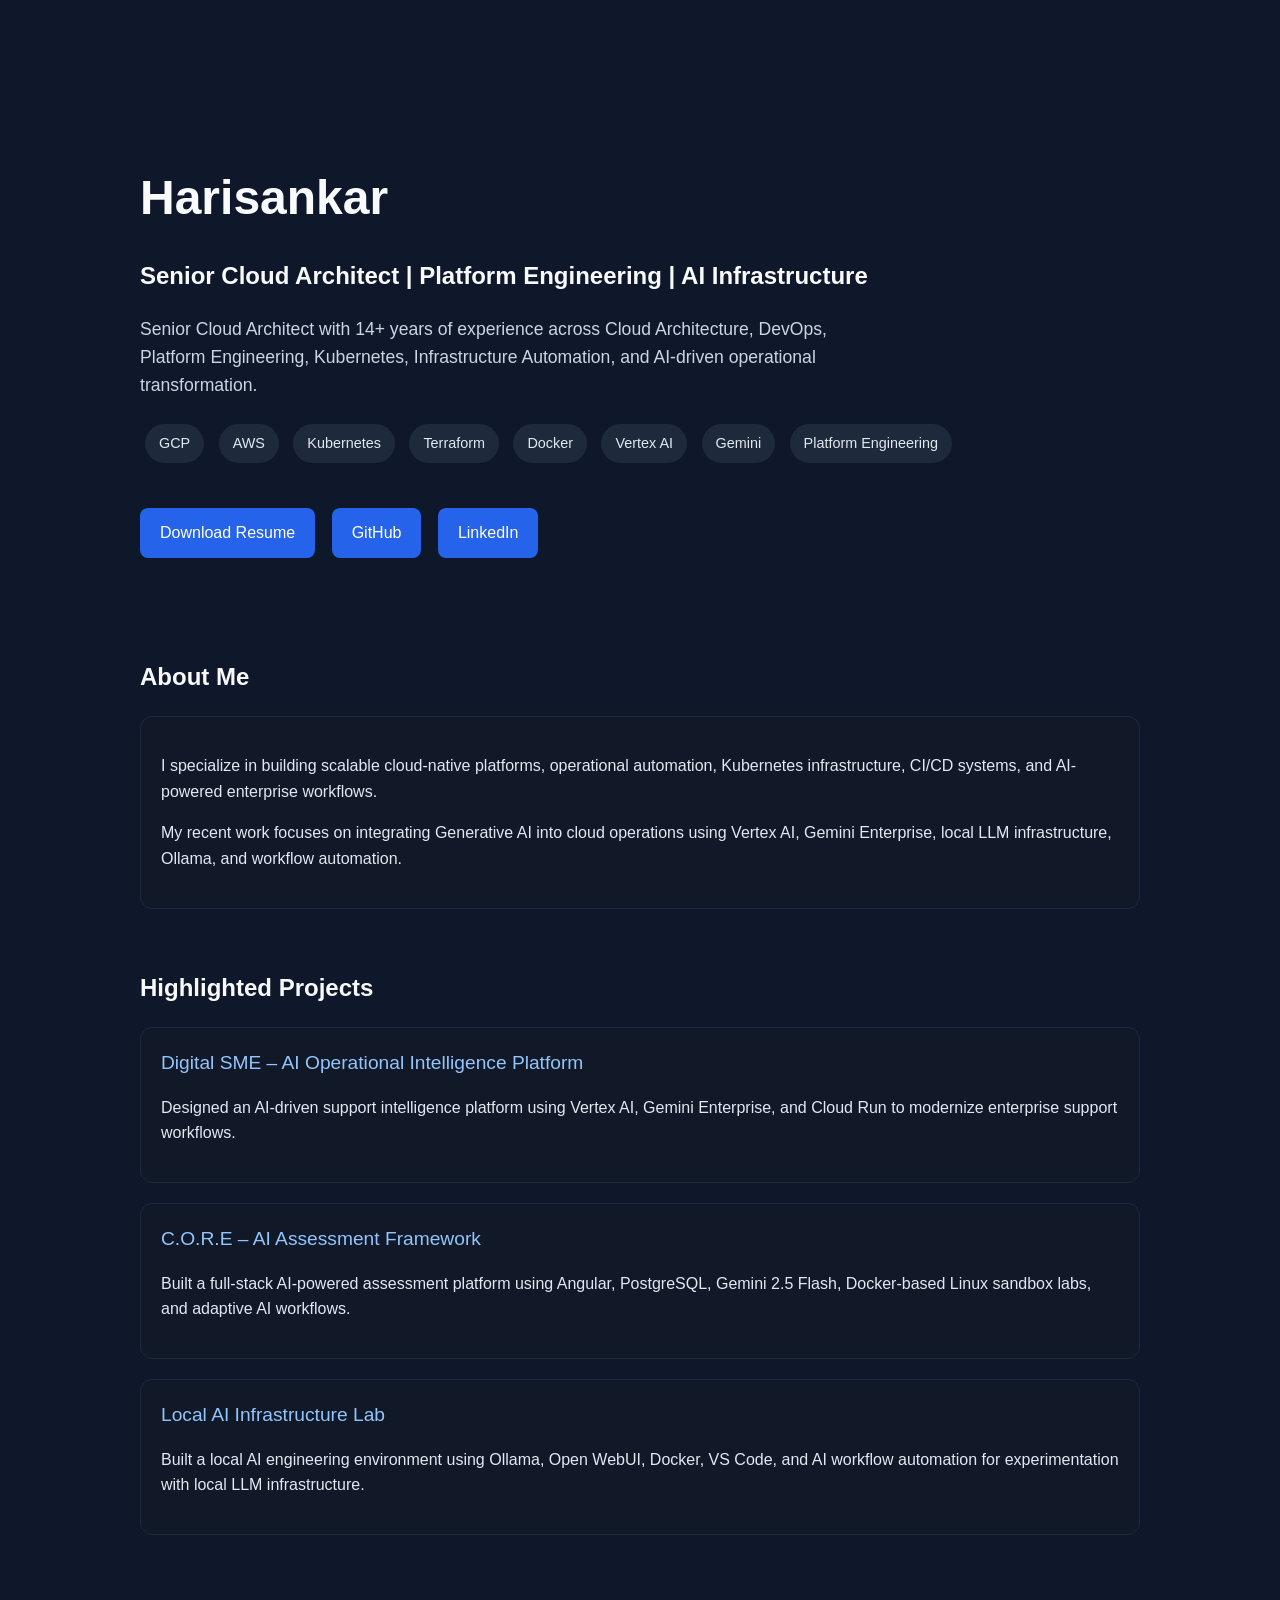
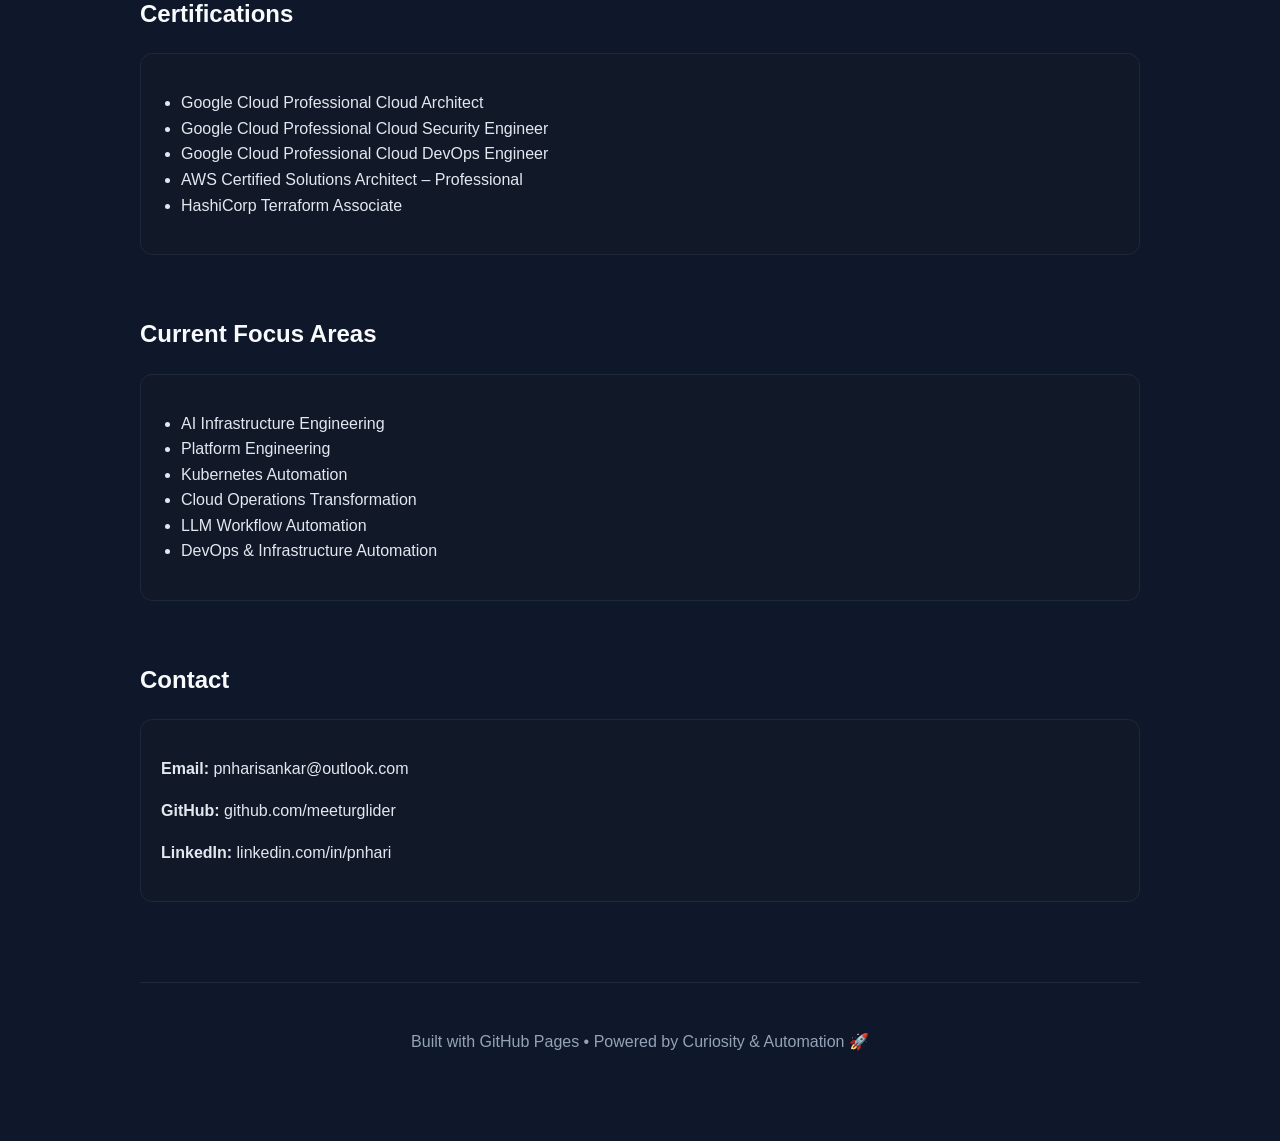
<file: docs/index.html>
<!DOCTYPE html>
<html lang="en">
<head>
  <meta charset="UTF-8" />
  <meta name="viewport" content="width=device-width, initial-scale=1.0" />
  <title>Harisankar | Cloud Architect</title>
  <style>
    body {
      margin: 0;
      font-family: Arial, sans-serif;
      background: #0f172a;
      color: #e2e8f0;
      line-height: 1.6;
    }

    .container {
      max-width: 1000px;
      margin: auto;
      padding: 40px 20px;
    }

    h1, h2 {
      color: #f8fafc;
    }

    .hero {
      padding: 80px 0 40px;
    }

    .hero h1 {
      font-size: 3rem;
      margin-bottom: 10px;
    }

    .hero p {
      font-size: 1.1rem;
      color: #cbd5e1;
      max-width: 700px;
    }

    .badges {
      margin-top: 20px;
    }

    .badge {
      display: inline-block;
      background: #1e293b;
      padding: 8px 14px;
      border-radius: 20px;
      margin: 5px;
      font-size: 0.9rem;
    }

    .buttons {
      margin-top: 30px;
    }

    .btn {
      display: inline-block;
      text-decoration: none;
      background: #2563eb;
      color: white;
      padding: 12px 20px;
      border-radius: 8px;
      margin-right: 12px;
      margin-top: 10px;
    }

    .section {
      margin-top: 60px;
    }

    .card {
      background: #111827;
      padding: 20px;
      border-radius: 12px;
      margin-top: 20px;
      border: 1px solid #1e293b;
    }

    .project-title {
      font-size: 1.2rem;
      margin-bottom: 10px;
      color: #93c5fd;
    }

    ul {
      padding-left: 20px;
    }

    footer {
      margin-top: 80px;
      padding: 30px 0;
      text-align: center;
      color: #94a3b8;
      border-top: 1px solid #1e293b;
    }

    a {
      color: #93c5fd;
    }
  </style>
</head>
<body>
  <div class="container">

    <section class="hero">
      <h1>Harisankar</h1>
      <h2>Senior Cloud Architect | Platform Engineering | AI Infrastructure</h2>

      <p>
        Senior Cloud Architect with 14+ years of experience across Cloud Architecture,
        DevOps, Platform Engineering, Kubernetes, Infrastructure Automation, and
        AI-driven operational transformation.
      </p>

      <div class="badges">
        <span class="badge">GCP</span>
        <span class="badge">AWS</span>
        <span class="badge">Kubernetes</span>
        <span class="badge">Terraform</span>
        <span class="badge">Docker</span>
        <span class="badge">Vertex AI</span>
        <span class="badge">Gemini</span>
        <span class="badge">Platform Engineering</span>
      </div>

      <div class="buttons">
        <a class="btn" href="./resume.pdf" target="_blank">Download Resume</a>
        <a class="btn" href="https://github.com/meeturglider" target="_blank">GitHub</a>
        <a class="btn" href="https://www.linkedin.com/in/pnhari" target="_blank">LinkedIn</a>
      </div>
    </section>

    <section class="section">
      <h2>About Me</h2>

      <div class="card">
        <p>
          I specialize in building scalable cloud-native platforms, operational automation,
          Kubernetes infrastructure, CI/CD systems, and AI-powered enterprise workflows.
        </p>

        <p>
          My recent work focuses on integrating Generative AI into cloud operations using
          Vertex AI, Gemini Enterprise, local LLM infrastructure, Ollama, and workflow automation.
        </p>
      </div>
    </section>

    <section class="section">
      <h2>Highlighted Projects</h2>

      <div class="card">
        <div class="project-title">Digital SME – AI Operational Intelligence Platform</div>
        <p>
          Designed an AI-driven support intelligence platform using Vertex AI, Gemini Enterprise,
          and Cloud Run to modernize enterprise support workflows.
        </p>
      </div>

      <div class="card">
        <div class="project-title">C.O.R.E – AI Assessment Framework</div>
        <p>
          Built a full-stack AI-powered assessment platform using Angular, PostgreSQL,
          Gemini 2.5 Flash, Docker-based Linux sandbox labs, and adaptive AI workflows.
        </p>
      </div>

      <div class="card">
        <div class="project-title">Local AI Infrastructure Lab</div>
        <p>
          Built a local AI engineering environment using Ollama, Open WebUI, Docker,
          VS Code, and AI workflow automation for experimentation with local LLM infrastructure.
        </p>
      </div>
    </section>

    <section class="section">
      <h2>Certifications</h2>

      <div class="card">
        <ul>
          <li>Google Cloud Professional Cloud Architect</li>
          <li>Google Cloud Professional Cloud Security Engineer</li>
          <li>Google Cloud Professional Cloud DevOps Engineer</li>
          <li>AWS Certified Solutions Architect – Professional</li>
          <li>HashiCorp Terraform Associate</li>
        </ul>
      </div>
    </section>

    <section class="section">
      <h2>Current Focus Areas</h2>

      <div class="card">
        <ul>
          <li>AI Infrastructure Engineering</li>
          <li>Platform Engineering</li>
          <li>Kubernetes Automation</li>
          <li>Cloud Operations Transformation</li>
          <li>LLM Workflow Automation</li>
          <li>DevOps & Infrastructure Automation</li>
        </ul>
      </div>
    </section>

    <section class="section">
      <h2>Contact</h2>

      <div class="card">
        <p><strong>Email:</strong> pnharisankar@outlook.com</p>
        <p><strong>GitHub:</strong> github.com/meeturglider</p>
        <p><strong>LinkedIn:</strong> linkedin.com/in/pnhari</p>
      </div>
    </section>

    <footer>
      <p>Built with GitHub Pages • Powered by Curiosity & Automation 🚀</p>
    </footer>

  </div>
</body>
</html>
</file>
